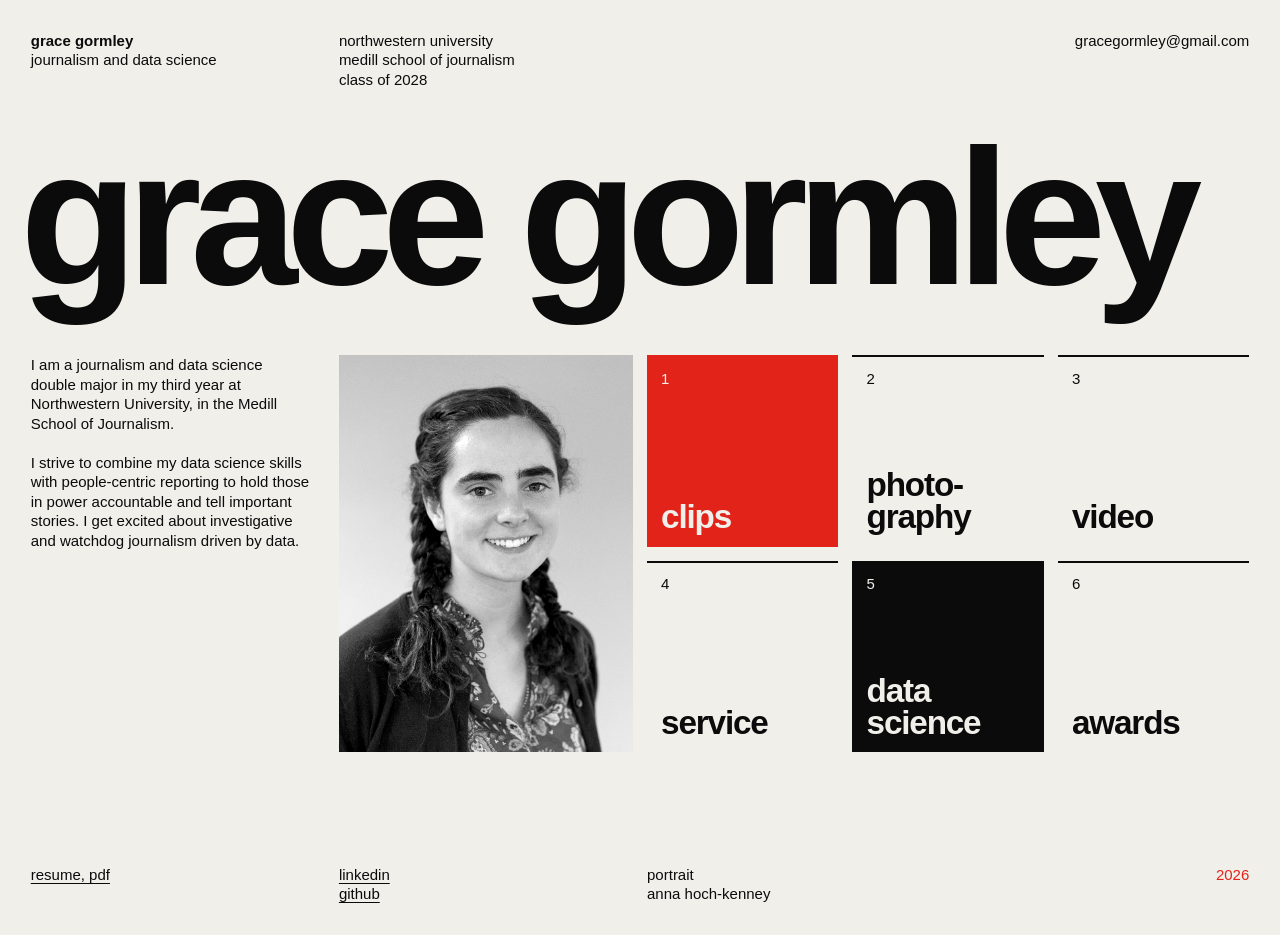
<file: index.html>
<!DOCTYPE html>
<html lang="en">
<head>
  <meta charset="UTF-8">
  <meta name="viewport" content="width=device-width, initial-scale=1.0">
  <title>Grace Gormley</title>
  <link rel="preconnect" href="https://fonts.googleapis.com">
  <link rel="preconnect" href="https://fonts.gstatic.com" crossorigin>
  <link href="https://fonts.googleapis.com/css2?family=Inter+Tight:wght@400;700&display=swap" rel="stylesheet">
  <link rel="icon" href="images/fish-single.png" type="image/png">
  <link rel="stylesheet" href="style.css">
  <script type="module" src="components.js"></script>
</head>
<body>

  <header class="grid home-info">
    <p><b>grace gormley</b><br>journalism and data science</p>
    <p>northwestern university<br>medill school of journalism<br>class of 2028</p>
    <p class="home-info__mail"><a href="mailto:gracegormley@gmail.com">gracegormley@gmail.com</a></p>
  </header>

  <h1 class="home-name">grace gormley</h1>

  <main class="grid home-fields">
    <div class="home-bio">
      <p>I am a journalism and data science double major in my third year at Northwestern University, in the Medill School of Journalism.</p>
      <p>I strive to combine my data science skills with people-centric reporting to hold those in power accountable and tell important stories. I get excited about investigative and watchdog journalism driven by data.</p>
    </div>

    <figure class="home-photo">
      <img src="images/headshot.jpg" alt="Grace Gormley, photojournalist and data journalism student at Northwestern Medill">
    </figure>

    <a class="field field--red" href="clips.html"><span>1</span><b>clips</b></a>
    <a class="field" href="photos.html"><span>2</span><b>photo&shy;graphy</b></a>
    <a class="field" href="video.html"><span>3</span><b>video</b></a>
    <a class="field" href="service.html"><span>4</span><b>service</b></a>
    <a class="field field--ink" href="data-science.html"><span>5</span><b>data<br>science</b></a>
    <a class="field" href="awards.html"><span>6</span><b>awards</b></a>
  </main>

  <site-footer credit="anna hoch-kenney"></site-footer>

</body>
</html>
</file>
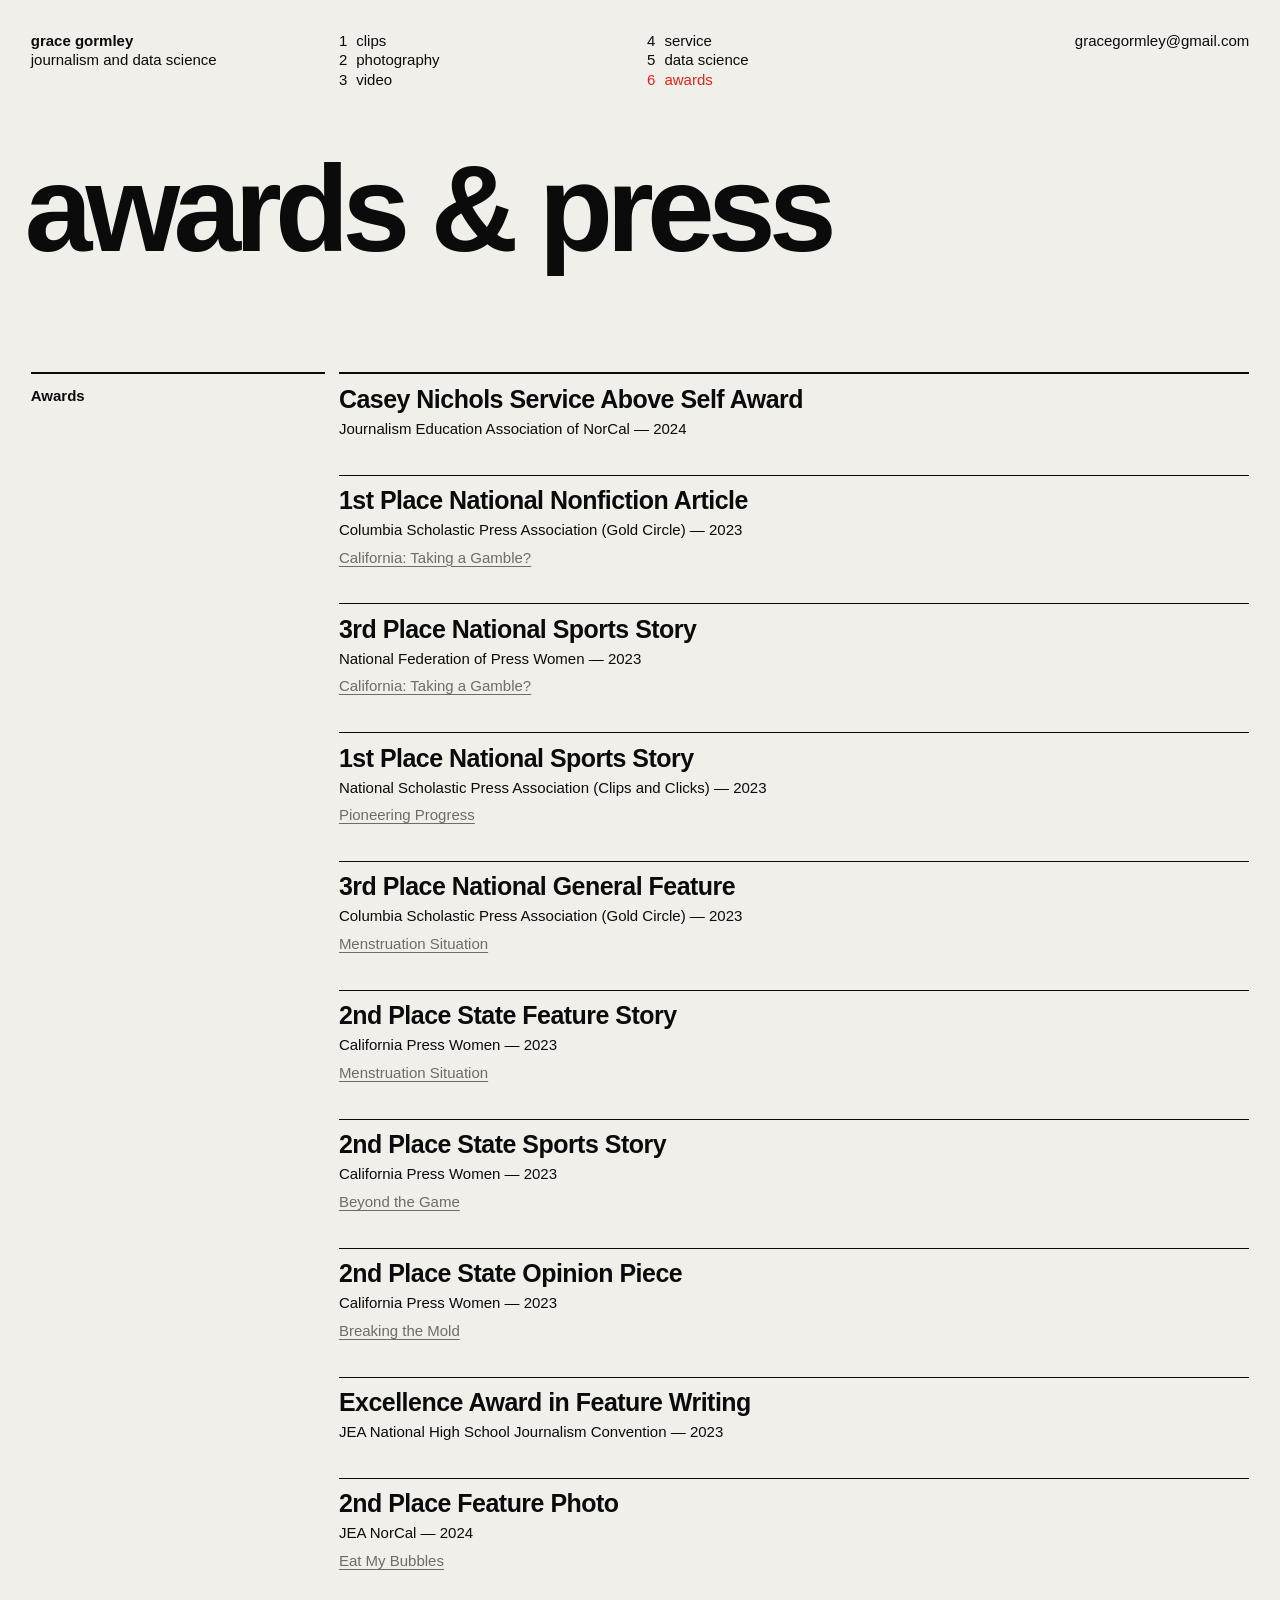
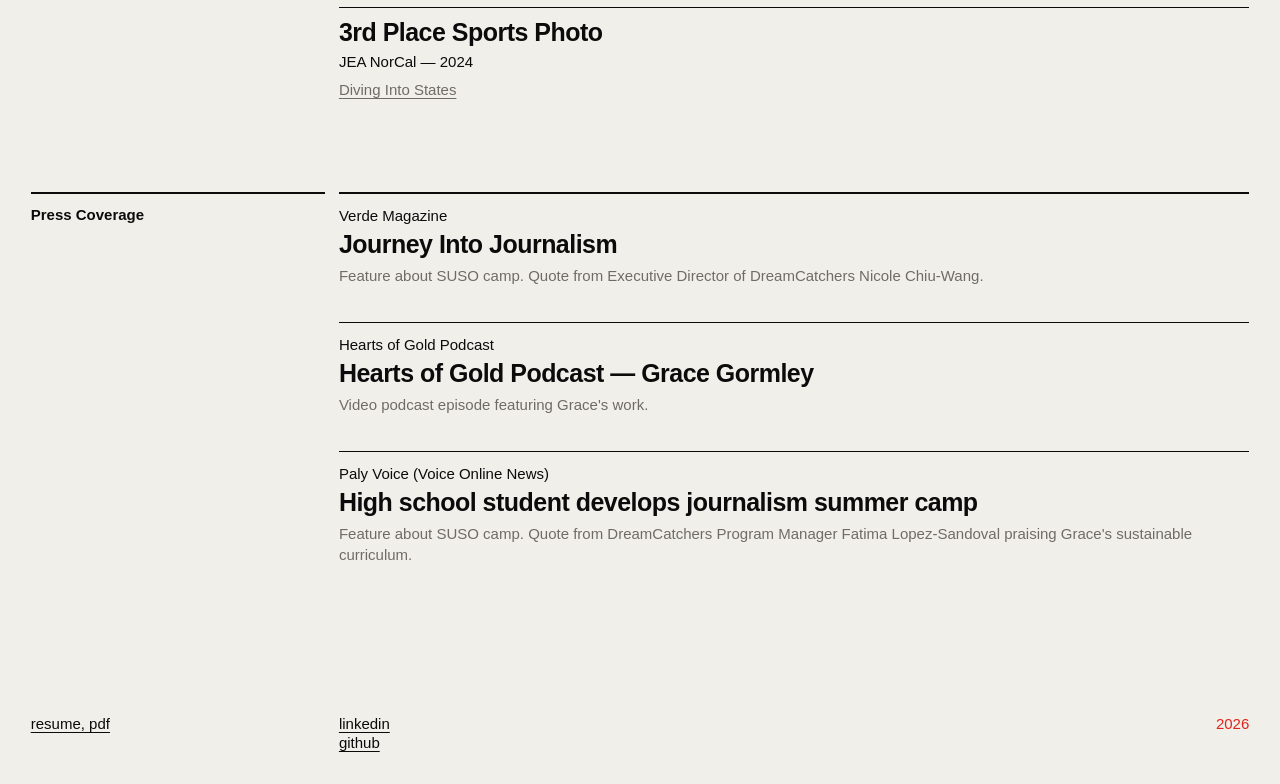
<file: awards.html>
<!DOCTYPE html>
<html lang="en">
<head>
  <meta charset="UTF-8">
  <meta name="viewport" content="width=device-width, initial-scale=1.0">
  <title>Awards — Grace Gormley</title>
  <link rel="preconnect" href="https://fonts.googleapis.com">
  <link rel="preconnect" href="https://fonts.gstatic.com" crossorigin>
  <link href="https://fonts.googleapis.com/css2?family=Inter+Tight:wght@400;700&display=swap" rel="stylesheet">
  <link rel="icon" href="images/fish-single.png" type="image/png">
  <link rel="stylesheet" href="style.css">
  <script type="module" src="components.js"></script>
</head>
<body>
  <site-nav></site-nav>
  <main class="page-content">
    <h1>awards &amp; press</h1>
    <section class="awards-section">
      <h2 class="section-heading">Awards</h2>
      <div id="awards-list">
        <p>Loading...</p>
      </div>
    </section>
    <section class="press-section">
      <h2 class="section-heading">Press Coverage</h2>
      <div id="press-list">
        <p>Loading...</p>
      </div>
    </section>
  </main>
  <site-footer></site-footer>
  <script>
    fetch('./data.json')
      .then(r => r.json())
      .then(data => {
        // Awards section
        const awardsContainer = document.getElementById('awards-list');
        awardsContainer.innerHTML = data.awards.map(a => {
          const href = a.url || a.pdf_fallback;
          const articleLine = a.article_title
            ? `<p class="award-piece">${
                href
                  ? `<a href="${href}" target="_blank" rel="noopener">${a.article_title}</a>`
                  : a.article_title
              }</p>`
            : '';
          return `
            <div class="award-entry">
              <h3 class="award-name">${a.name}</h3>
              <p class="award-org">${a.organization} &mdash; ${a.year}</p>
              ${articleLine}
            </div>
          `;
        }).join('');

        // Press coverage section
        const pressContainer = document.getElementById('press-list');
        pressContainer.innerHTML = data.press_coverage.map(item => `
          <div class="press-item">
            <p class="press-outlet">${item.outlet}</p>
            <h3 class="press-title">
              <a href="${item.url}" target="_blank" rel="noopener">${item.title}</a>
            </h3>
            <p class="press-desc">${item.description}</p>
          </div>
        `).join('');
      })
      .catch(() => {
        document.getElementById('awards-list').innerHTML =
          '<p>Unable to load awards. Please try again.</p>';
        document.getElementById('press-list').innerHTML =
          '<p>Unable to load press coverage. Please try again.</p>';
      });
  </script>
</body>
</html>
</file>
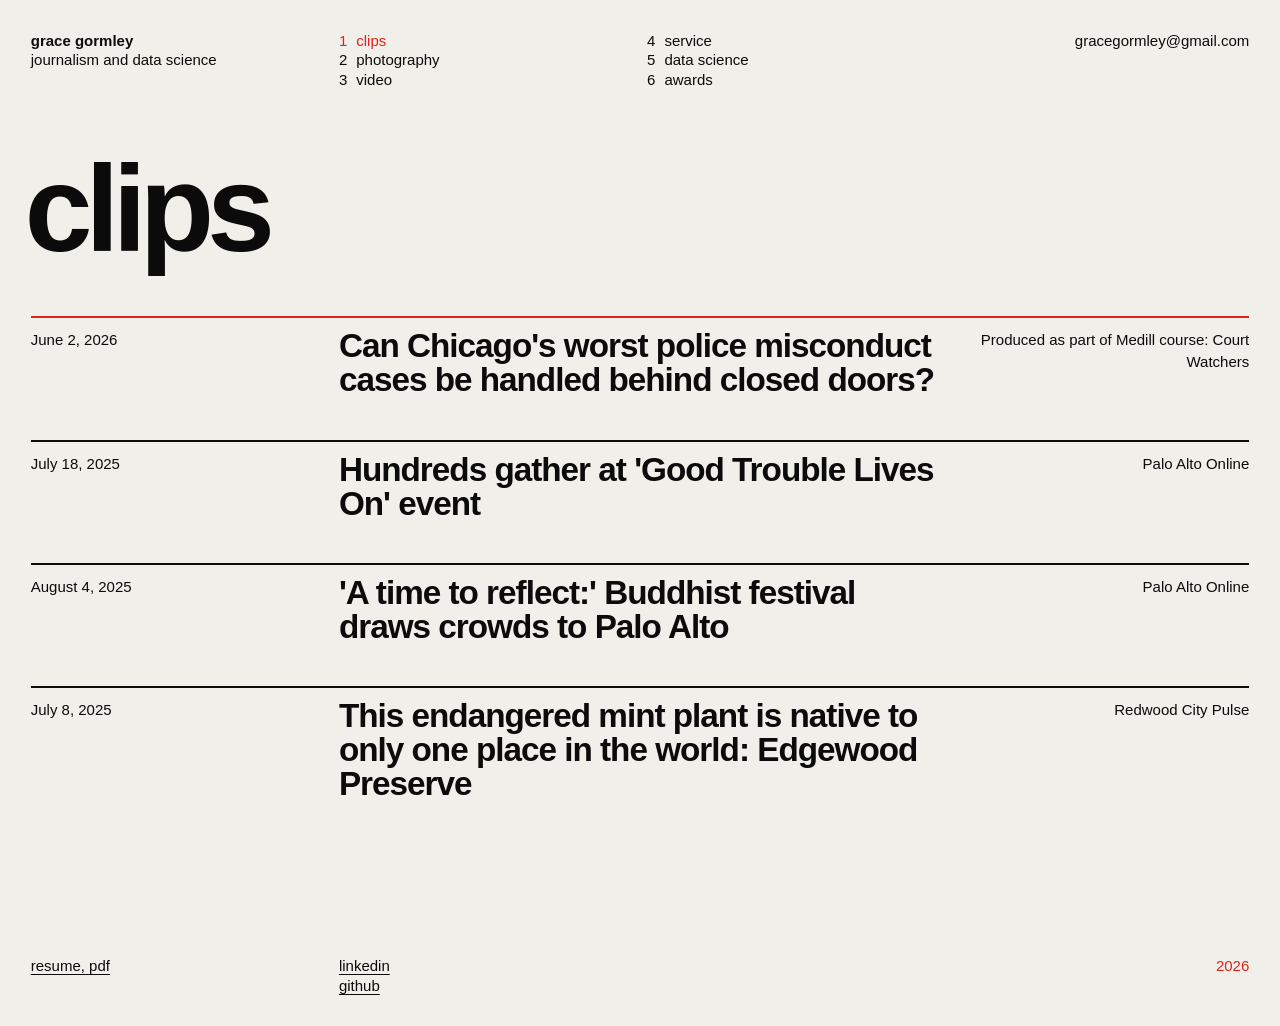
<file: clips.html>
<!DOCTYPE html>
<html lang="en">
<head>
  <meta charset="UTF-8">
  <meta name="viewport" content="width=device-width, initial-scale=1.0">
  <title>Clips — Grace Gormley</title>
  <link rel="preconnect" href="https://fonts.googleapis.com">
  <link rel="preconnect" href="https://fonts.gstatic.com" crossorigin>
  <link href="https://fonts.googleapis.com/css2?family=Inter+Tight:wght@400;700&display=swap" rel="stylesheet">
  <link rel="icon" href="images/fish-single.png" type="image/png">
  <link rel="stylesheet" href="style.css">
  <script type="module" src="components.js"></script>
</head>
<body>
  <site-nav></site-nav>
  <main class="page-content">
    <h1>clips</h1>
    <div id="clips-list">
      <p>Loading...</p>
    </div>
  </main>
  <site-footer></site-footer>
  <script>
    fetch('./data.json')
      .then(r => r.json())
      .then(data => {
        const container = document.getElementById('clips-list');
        if (!data.clips || data.clips.length === 0) {
          container.innerHTML = '<p>No clips available.</p>';
          return;
        }
        container.innerHTML = '<div class="clips-list">' + data.clips.map(clip => `
          <article class="clip-card">
            <h2 class="clip-title">
              <a href="${clip.url}" target="_blank" rel="noopener">${clip.title}</a>
            </h2>
            <p class="clip-meta">
              <span class="clip-publication">${clip.publication}</span>
              <span class="clip-sep">&mdash;</span>
              <span class="clip-date">${formatDate(clip.date)}</span>
            </p>
          </article>
        `).join('') + '</div>';
      })
      .catch(() => {
        document.getElementById('clips-list').innerHTML =
          '<p>Unable to load clips. Please try again.</p>';
      });

    function formatDate(iso) {
      return new Date(iso + 'T00:00:00').toLocaleDateString('en-US', {
        year: 'numeric', month: 'long', day: 'numeric'
      });
    }
  </script>
</body>
</html>
</file>
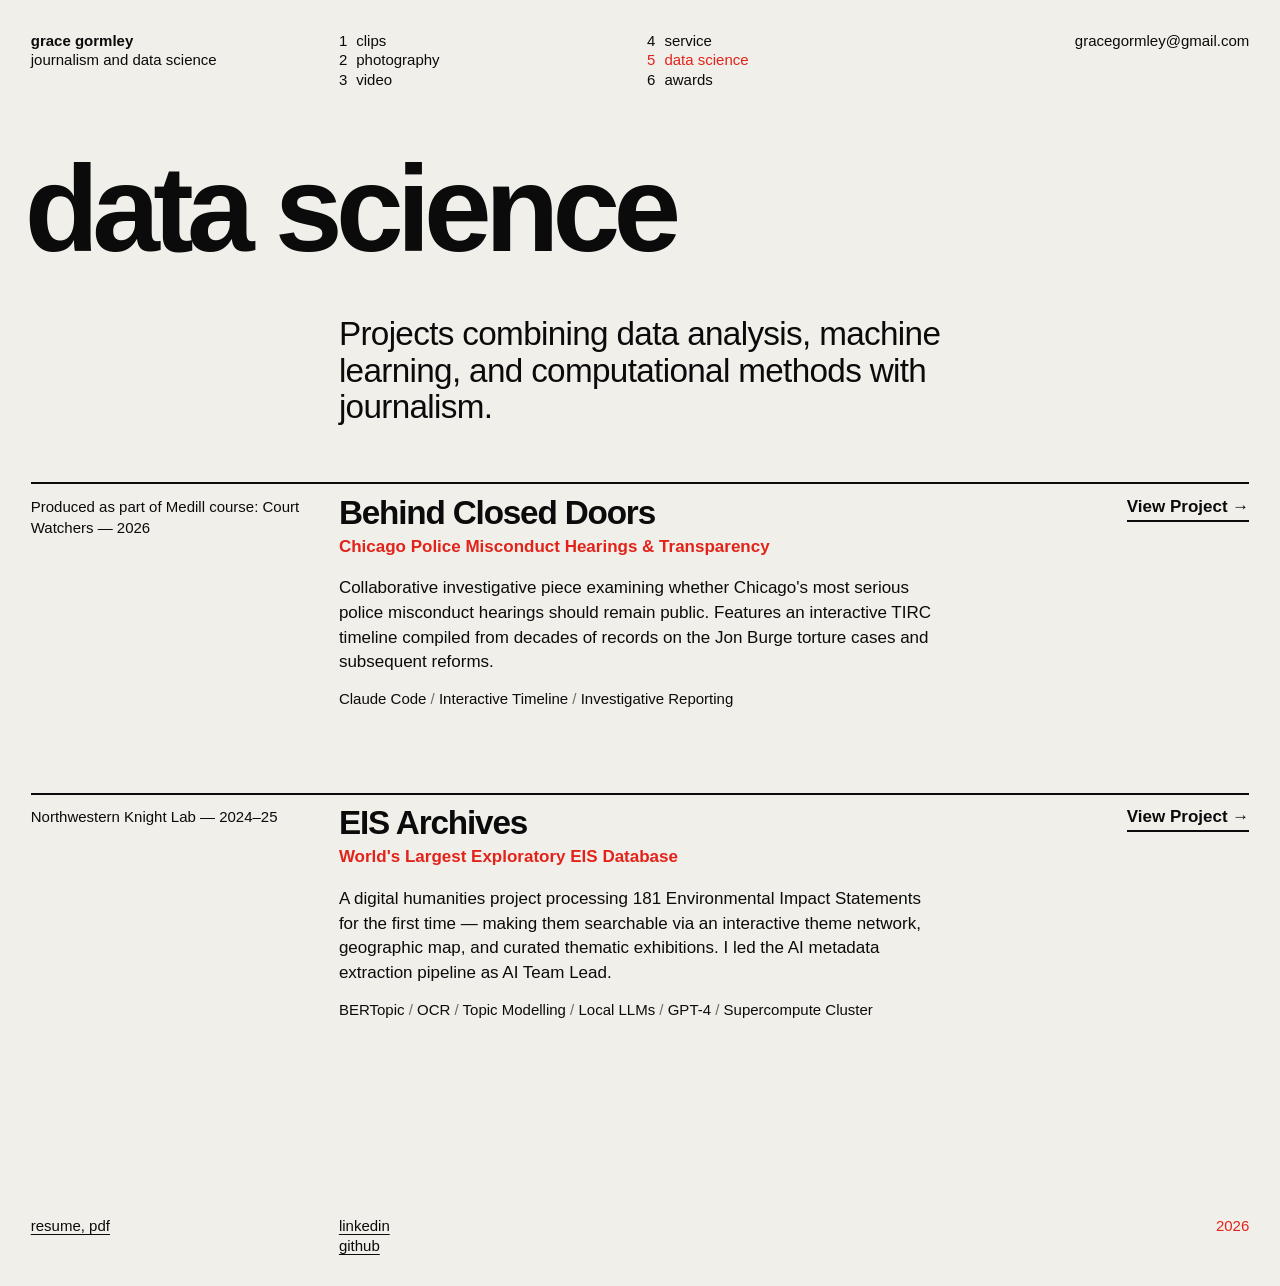
<file: data-science.html>
<!DOCTYPE html>
<html lang="en">
<head>
  <meta charset="UTF-8">
  <meta name="viewport" content="width=device-width, initial-scale=1.0">
  <title>Data Science — Grace Gormley</title>
  <link rel="preconnect" href="https://fonts.googleapis.com">
  <link rel="preconnect" href="https://fonts.gstatic.com" crossorigin>
  <link href="https://fonts.googleapis.com/css2?family=Inter+Tight:wght@400;700&display=swap" rel="stylesheet">
  <link rel="icon" href="images/fish-single.png" type="image/png">
  <link rel="stylesheet" href="style.css">
  <script type="module" src="components.js"></script>
</head>
<body>
  <site-nav></site-nav>
  <main class="hub-page">
    <h1>data science</h1>
    <p class="hub-intro">Projects combining data analysis, machine learning, and computational methods with journalism.</p>

    <div class="project-cards">

      <div class="project-card">
        <p class="project-card__eyebrow">Produced as part of Medill course: Court Watchers &mdash; 2026</p>
        <h2 class="project-card__title">Behind Closed Doors</h2>
        <p class="project-card__subtitle">Chicago Police Misconduct Hearings &amp; Transparency</p>
        <p class="project-card__desc">Collaborative investigative piece examining whether Chicago's most serious police misconduct hearings should remain public. Features an interactive TIRC timeline compiled from decades of records on the Jon Burge torture cases and subsequent reforms.</p>
        <div class="project-card__tags tool-tags">
          <span class="tool-tag">Claude Code</span>
          <span class="tool-tag">Interactive Timeline</span>
          <span class="tool-tag">Investigative Reporting</span>
        </div>
        <a href="https://gracegormley-gkg.github.io/court_watchers_final/" target="_blank" rel="noopener" class="project-card__link">View Project &rarr;</a>
      </div>

      <div class="project-card">
        <p class="project-card__eyebrow">Northwestern Knight Lab &mdash; 2024&ndash;25</p>
        <h2 class="project-card__title">EIS Archives</h2>
        <p class="project-card__subtitle">World's Largest Exploratory EIS Database</p>
        <p class="project-card__desc">A digital humanities project processing 181 Environmental Impact Statements for the first time — making them searchable via an interactive theme network, geographic map, and curated thematic exhibitions. I led the AI metadata extraction pipeline as AI Team Lead.</p>
        <div class="project-card__tags tool-tags">
          <span class="tool-tag">BERTopic</span>
          <span class="tool-tag">OCR</span>
          <span class="tool-tag">Topic Modelling</span>
          <span class="tool-tag">Local LLMs</span>
          <span class="tool-tag">GPT-4</span>
          <span class="tool-tag">Supercompute Cluster</span>
        </div>
        <a href="knight-lab.html" class="project-card__link">View Project &rarr;</a>
      </div>

    </div>
  </main>
  <site-footer></site-footer>
</body>
</html>
</file>
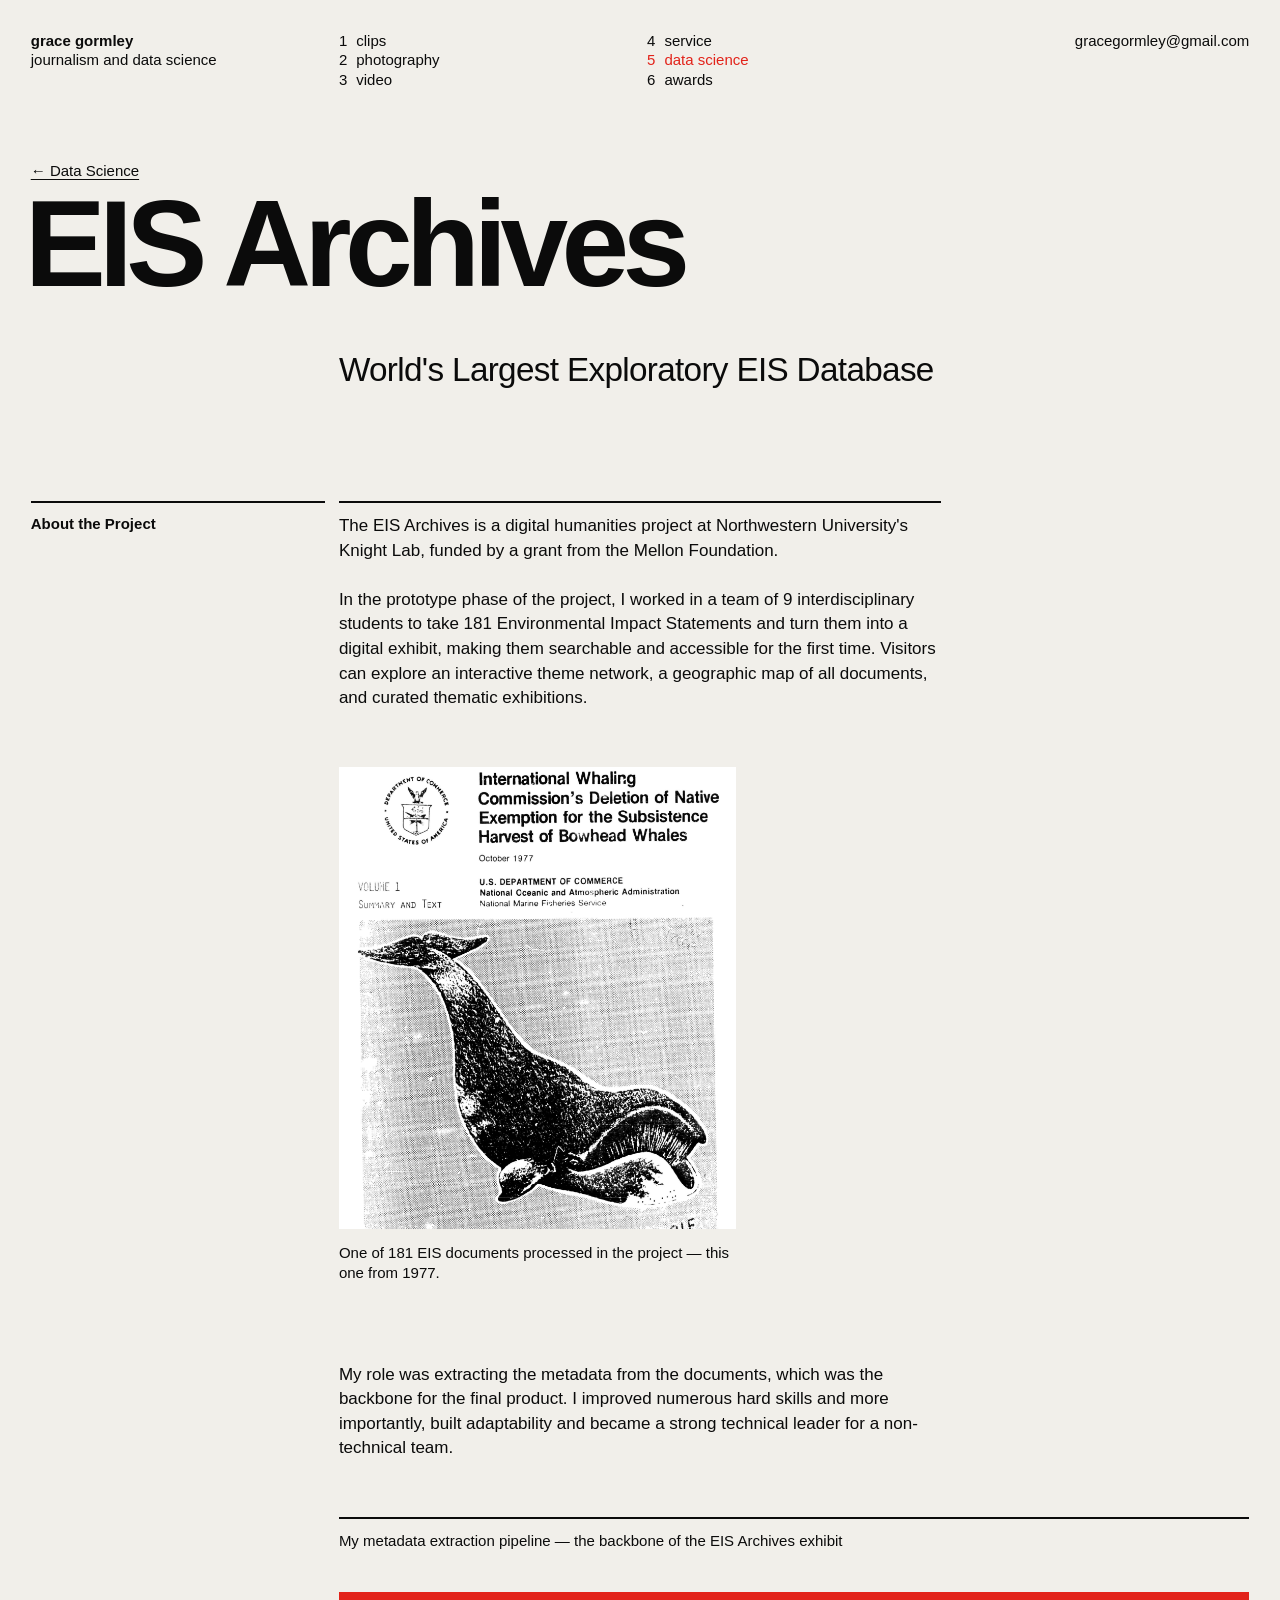
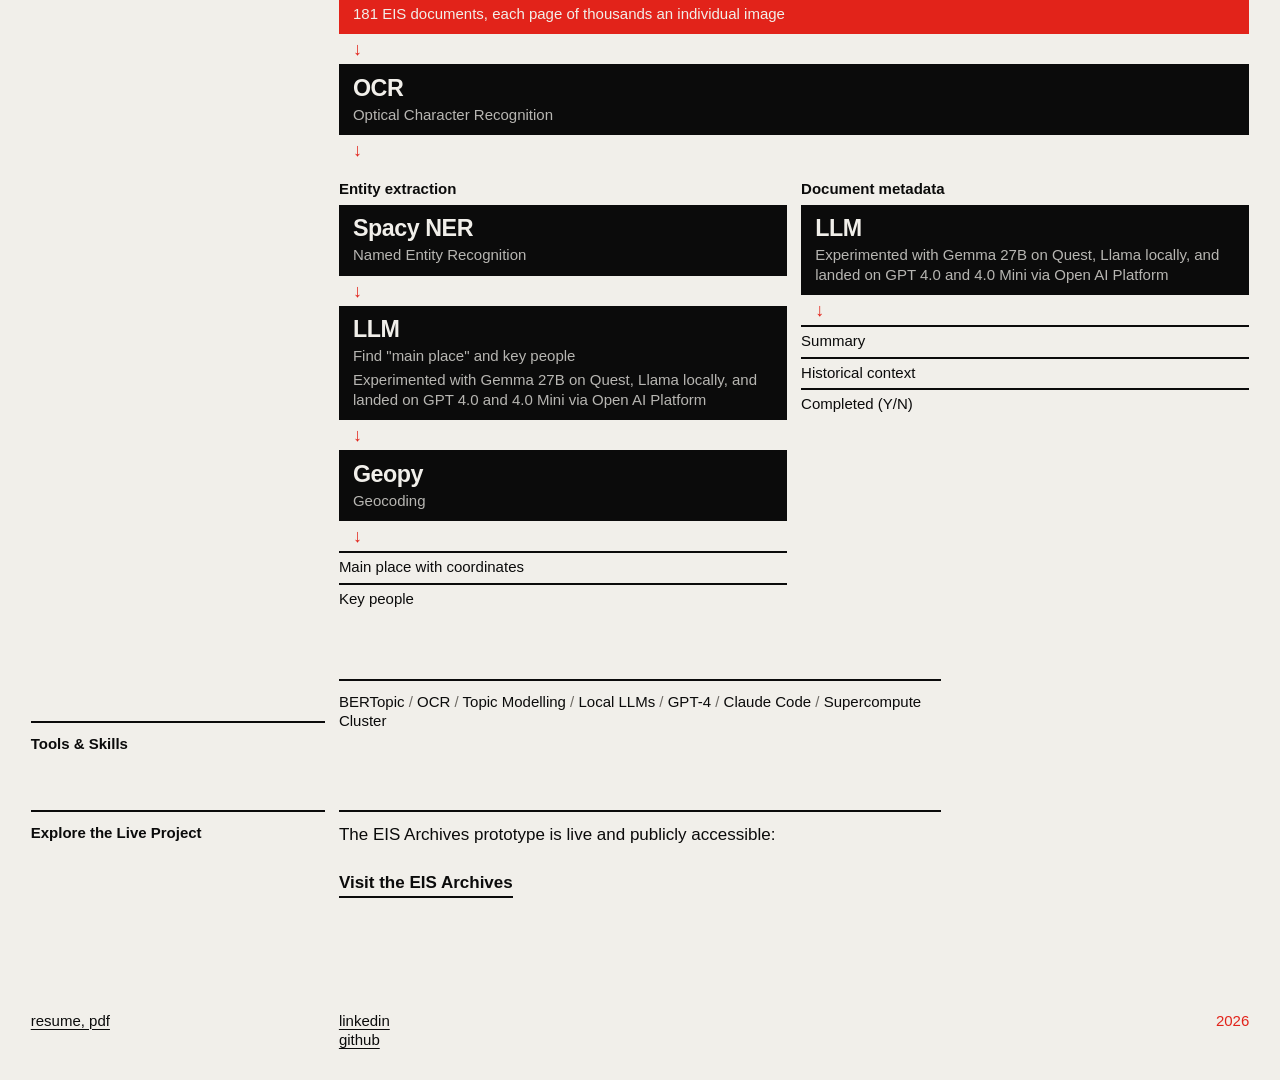
<file: knight-lab.html>
<!DOCTYPE html>
<html lang="en">
<head>
  <meta charset="UTF-8">
  <meta name="viewport" content="width=device-width, initial-scale=1.0">
  <title>Knight Lab — Grace Gormley</title>
  <link rel="preconnect" href="https://fonts.googleapis.com">
  <link rel="preconnect" href="https://fonts.gstatic.com" crossorigin>
  <link href="https://fonts.googleapis.com/css2?family=Inter+Tight:wght@400;700&display=swap" rel="stylesheet">
  <link rel="icon" href="images/fish-single.png" type="image/png">
  <link rel="stylesheet" href="style.css">
  <script type="module" src="components.js"></script>
</head>
<body>
  <site-nav></site-nav>
  <main class="page-content">
    <p class="breadcrumb"><a href="data-science.html">&larr; Data Science</a></p>
    <h1>EIS Archives</h1>
    <p class="about-tagline">World's Largest Exploratory EIS Database</p>

    <h2 class="section-heading">About the Project</h2>
    <p>The EIS Archives is a digital humanities project at Northwestern University's Knight Lab, funded by a grant from the Mellon Foundation.</p>
    <p style="margin-top: var(--space-6);">In the prototype phase of the project, I worked in a team of 9 interdisciplinary students to take 181 Environmental Impact Statements and turn them into a digital exhibit, making them searchable and accessible for the first time. Visitors can explore an interactive theme network, a geographic map of all documents, and curated thematic exhibitions.</p>

    <figure class="eis-doc-figure">
      <img src="images/eis-document-cover.png" alt="Cover page of a 1977 Environmental Impact Statement on the International Whaling Commission's deletion of native exemption for bowhead whale harvest — one of 181 documents in the EIS Archives." loading="lazy">
      <figcaption>One of 181 EIS documents processed in the project — this one from 1977.</figcaption>
    </figure>

    <p style="margin-top: var(--space-6);">My role was extracting the metadata from the documents, which was the backbone for the final product. I improved numerous hard skills and more importantly, built adaptability and became a strong technical leader for a non-technical team.</p>
    <figure class="pipeline-figure">
      <figcaption class="pipeline-caption">My metadata extraction pipeline — the backbone of the EIS Archives exhibit</figcaption>
      <div class="pipeline-shared">
        <div class="pipeline-node pipeline-node--input">181 EIS documents, each page of thousands an individual image</div>
        <div class="pipeline-arrow">↓</div>
        <div class="pipeline-node">
          <strong>OCR</strong>
          <span>Optical Character Recognition</span>
        </div>
        <div class="pipeline-arrow">↓</div>
      </div>
      <div class="pipeline-split">
        <div class="pipeline-track">
          <div class="pipeline-track-label">Entity extraction</div>
          <div class="pipeline-node">
            <strong>Spacy NER</strong>
            <span>Named Entity Recognition</span>
          </div>
          <div class="pipeline-arrow">↓</div>
          <div class="pipeline-node">
            <strong>LLM</strong>
            <span>Find "main place" and key people</span>
            <span>Experimented with Gemma 27B on Quest, Llama locally, and landed on GPT 4.0 and 4.0 Mini via Open AI Platform</span>
          </div>
          <div class="pipeline-arrow">↓</div>
          <div class="pipeline-node">
            <strong>Geopy</strong>
            <span>Geocoding</span>
          </div>
          <div class="pipeline-arrow">↓</div>
          <div class="pipeline-outputs">
            <div class="pipeline-output">Main place with coordinates</div>
            <div class="pipeline-output">Key people</div>
          </div>
        </div>
        <div class="pipeline-track">
          <div class="pipeline-track-label">Document metadata</div>
          <div class="pipeline-node">
            <strong>LLM</strong>
            <span>Experimented with Gemma 27B on Quest, Llama locally, and landed on GPT 4.0 and 4.0 Mini via Open AI Platform</span>
          </div>
          <div class="pipeline-arrow">↓</div>
          <div class="pipeline-outputs">
            <div class="pipeline-output">Summary</div>
            <div class="pipeline-output">Historical context</div>
            <div class="pipeline-output">Completed (Y/N)</div>
          </div>
        </div>
      </div>
    </figure>

    <h2 class="section-heading">Tools &amp; Skills</h2>
    <div class="tool-tags">
      <span class="tool-tag">BERTopic</span>
      <span class="tool-tag">OCR</span>
      <span class="tool-tag">Topic Modelling</span>
      <span class="tool-tag">Local LLMs</span>
      <span class="tool-tag">GPT-4</span>
      <span class="tool-tag">Claude Code</span>
      <span class="tool-tag">Supercompute Cluster</span>
    </div>

    <h2 class="section-heading">Explore the Live Project</h2>
    <p>The EIS Archives prototype is live and publicly accessible:</p>
    <a href="https://nulib-ds.github.io/EIS-Final/" target="_blank" rel="noopener" class="btn-download" style="margin-top: var(--space-6);">Visit the EIS Archives</a>
  </main>
  <site-footer></site-footer>
</body>
</html>
</file>
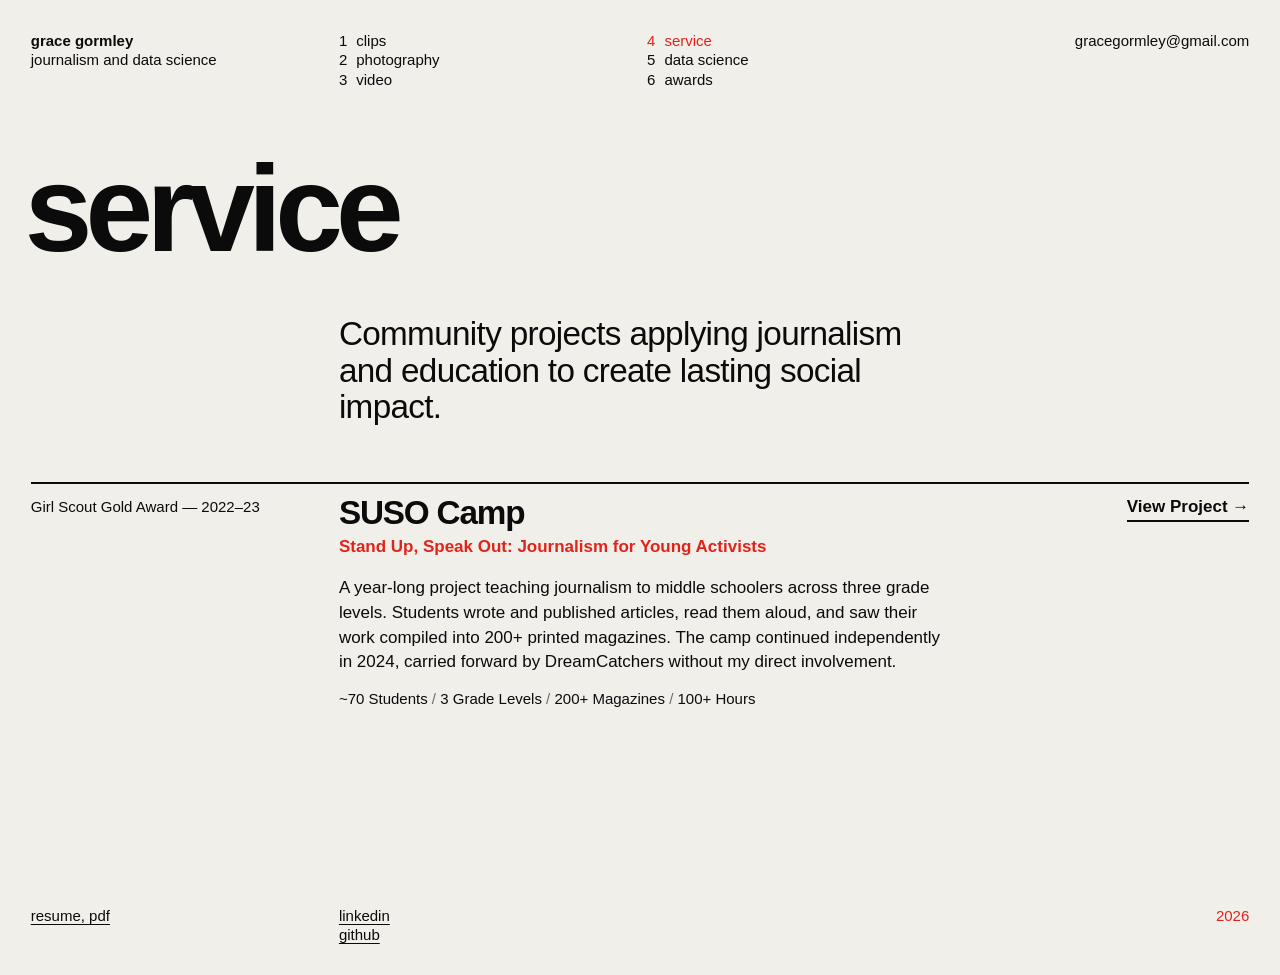
<file: service.html>
<!DOCTYPE html>
<html lang="en">
<head>
  <meta charset="UTF-8">
  <meta name="viewport" content="width=device-width, initial-scale=1.0">
  <title>Service — Grace Gormley</title>
  <link rel="preconnect" href="https://fonts.googleapis.com">
  <link rel="preconnect" href="https://fonts.gstatic.com" crossorigin>
  <link href="https://fonts.googleapis.com/css2?family=Inter+Tight:wght@400;700&display=swap" rel="stylesheet">
  <link rel="icon" href="images/fish-single.png" type="image/png">
  <link rel="stylesheet" href="style.css">
  <script type="module" src="components.js"></script>
</head>
<body>
  <site-nav></site-nav>
  <main class="hub-page">
    <h1>service</h1>
    <p class="hub-intro">Community projects applying journalism and education to create lasting social impact.</p>

    <div class="project-cards">

      <div class="project-card">
        <p class="project-card__eyebrow">Girl Scout Gold Award &mdash; 2022&ndash;23</p>
        <h2 class="project-card__title">SUSO Camp</h2>
        <p class="project-card__subtitle">Stand Up, Speak Out: Journalism for Young Activists</p>
        <p class="project-card__desc">A year-long project teaching journalism to middle schoolers across three grade levels. Students wrote and published articles, read them aloud, and saw their work compiled into 200+ printed magazines. The camp continued independently in 2024, carried forward by DreamCatchers without my direct involvement.</p>
        <div class="project-card__tags tool-tags">
          <span class="tool-tag">~70 Students</span>
          <span class="tool-tag">3 Grade Levels</span>
          <span class="tool-tag">200+ Magazines</span>
          <span class="tool-tag">100+ Hours</span>
        </div>
        <a href="suso-camp.html" class="project-card__link">View Project &rarr;</a>
      </div>

    </div>
  </main>
  <site-footer></site-footer>
</body>
</html>
</file>
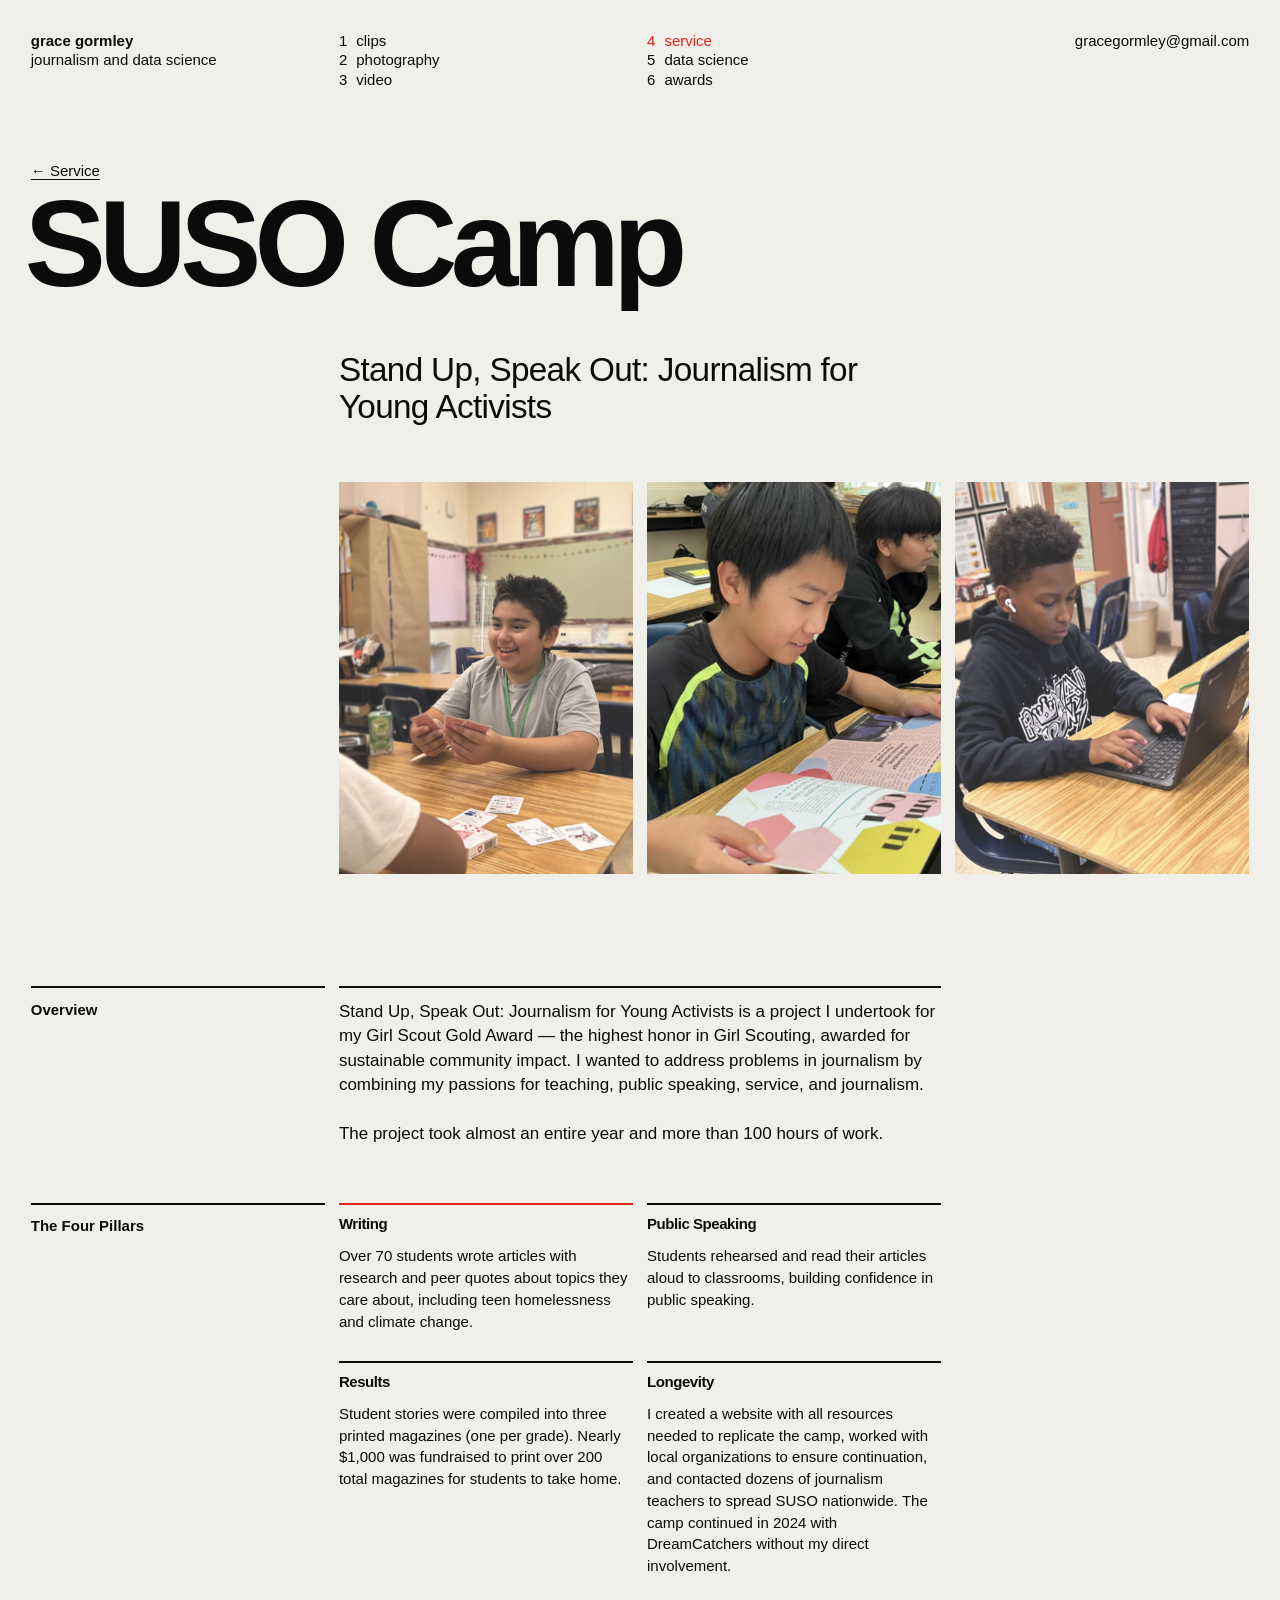
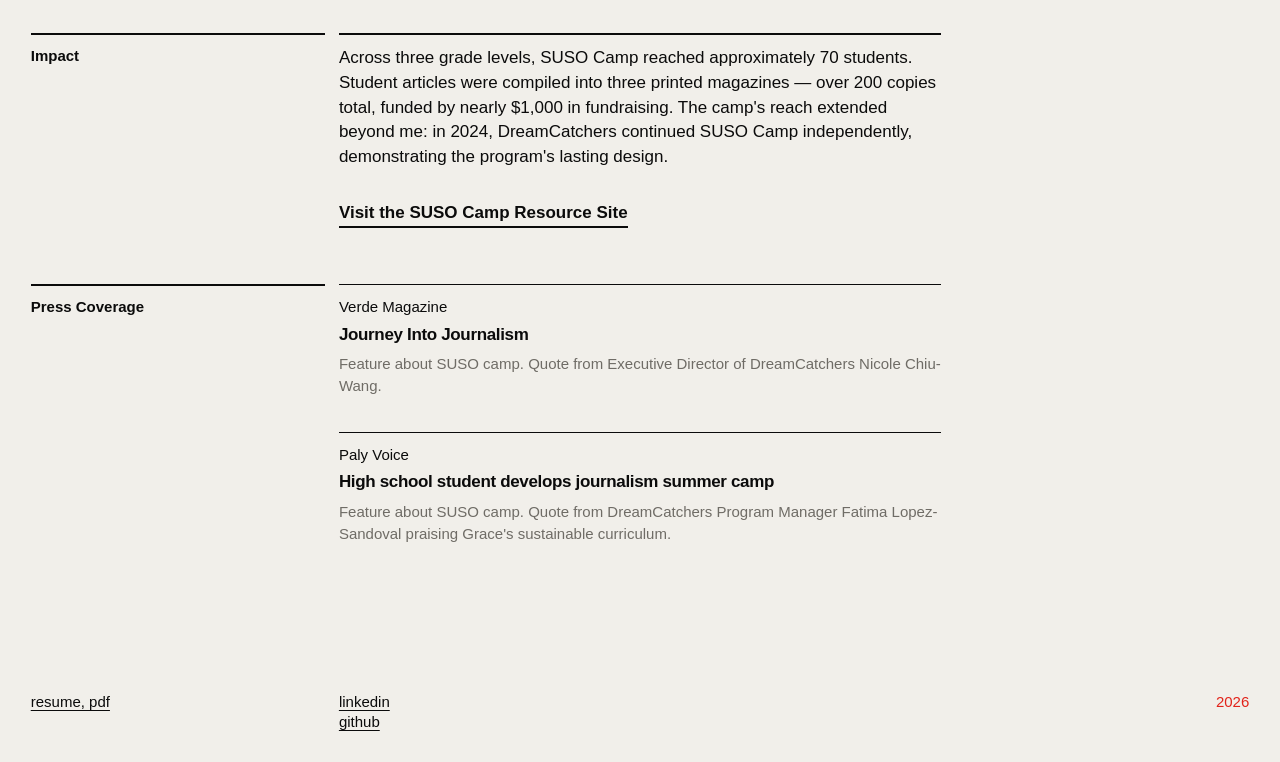
<file: suso-camp.html>
<!DOCTYPE html>
<html lang="en">
<head>
  <meta charset="UTF-8">
  <meta name="viewport" content="width=device-width, initial-scale=1.0">
  <title>SUSO Camp — Grace Gormley</title>
  <link rel="preconnect" href="https://fonts.googleapis.com">
  <link rel="preconnect" href="https://fonts.gstatic.com" crossorigin>
  <link href="https://fonts.googleapis.com/css2?family=Inter+Tight:wght@400;700&display=swap" rel="stylesheet">
  <link rel="icon" href="images/fish-single.png" type="image/png">
  <link rel="stylesheet" href="style.css">
  <script type="module" src="components.js"></script>
</head>
<body>
  <site-nav></site-nav>
  <main class="page-content">
    <p class="breadcrumb"><a href="service.html">&larr; Service</a></p>
    <h1>SUSO Camp</h1>
    <p class="about-tagline">Stand Up, Speak Out: Journalism for Young Activists</p>

    <div class="suso-photo-strip">
      <img src="images/suso-classroom-1.png" alt="A student laughs while participating in a SUSO Camp journalism activity." loading="lazy">
      <img src="images/suso-classroom-2.png" alt="A student reads a printed SUSO Camp magazine at their desk." loading="lazy">
      <img src="images/suso-classroom-3.png" alt="A student works on a laptop during a SUSO Camp writing session." loading="lazy">
    </div>

    <h2 class="section-heading">Overview</h2>
    <p>Stand Up, Speak Out: Journalism for Young Activists is a project I undertook for my Girl Scout Gold Award — the highest honor in Girl Scouting, awarded for sustainable community impact. I wanted to address problems in journalism by combining my passions for teaching, public speaking, service, and journalism.</p>
    <p style="margin-top: var(--space-6);">The project took almost an entire year and more than 100 hours of work.</p>

    <h2 class="section-heading">The Four Pillars</h2>
    <div class="pillars-list">
      <div class="pillar-card">
        <p class="pillar-name">Writing</p>
        <p>Over 70 students wrote articles with research and peer quotes about topics they care about, including teen homelessness and climate change.</p>
      </div>
      <div class="pillar-card">
        <p class="pillar-name">Public Speaking</p>
        <p>Students rehearsed and read their articles aloud to classrooms, building confidence in public speaking.</p>
      </div>
      <div class="pillar-card">
        <p class="pillar-name">Results</p>
        <p>Student stories were compiled into three printed magazines (one per grade). Nearly $1,000 was fundraised to print over 200 total magazines for students to take home.</p>
      </div>
      <div class="pillar-card">
        <p class="pillar-name">Longevity</p>
        <p>I created a website with all resources needed to replicate the camp, worked with local organizations to ensure continuation, and contacted dozens of journalism teachers to spread SUSO nationwide. The camp continued in 2024 with DreamCatchers without my direct involvement.</p>
      </div>
    </div>

    <h2 class="section-heading">Impact</h2>
    <p>Across three grade levels, SUSO Camp reached approximately 70 students. Student articles were compiled into three printed magazines — over 200 copies total, funded by nearly $1,000 in fundraising. The camp's reach extended beyond me: in 2024, DreamCatchers continued SUSO Camp independently, demonstrating the program's lasting design.</p>

    <a href="https://susocamp.weebly.com/" target="_blank" rel="noopener" class="btn-download" style="margin-top: var(--space-8);">Visit the SUSO Camp Resource Site</a>

    <h2 class="section-heading">Press Coverage</h2>
    <div class="press-item">
      <p class="press-outlet">Verde Magazine</p>
      <p class="press-title"><a href="https://verdemagazine.com/journey-into-journalism" target="_blank" rel="noopener">Journey Into Journalism</a></p>
      <p class="press-desc">Feature about SUSO camp. Quote from Executive Director of DreamCatchers Nicole Chiu-Wang.</p>
    </div>
    <div class="press-item">
      <p class="press-outlet">Paly Voice</p>
      <p class="press-title"><a href="https://palyvoice.com/173161/features/high-school-student-develops-journalism-summer-camp/" target="_blank" rel="noopener">High school student develops journalism summer camp</a></p>
      <p class="press-desc">Feature about SUSO camp. Quote from DreamCatchers Program Manager Fatima Lopez-Sandoval praising Grace's sustainable curriculum.</p>
    </div>
  </main>
  <site-footer></site-footer>
</body>
</html>
</file>
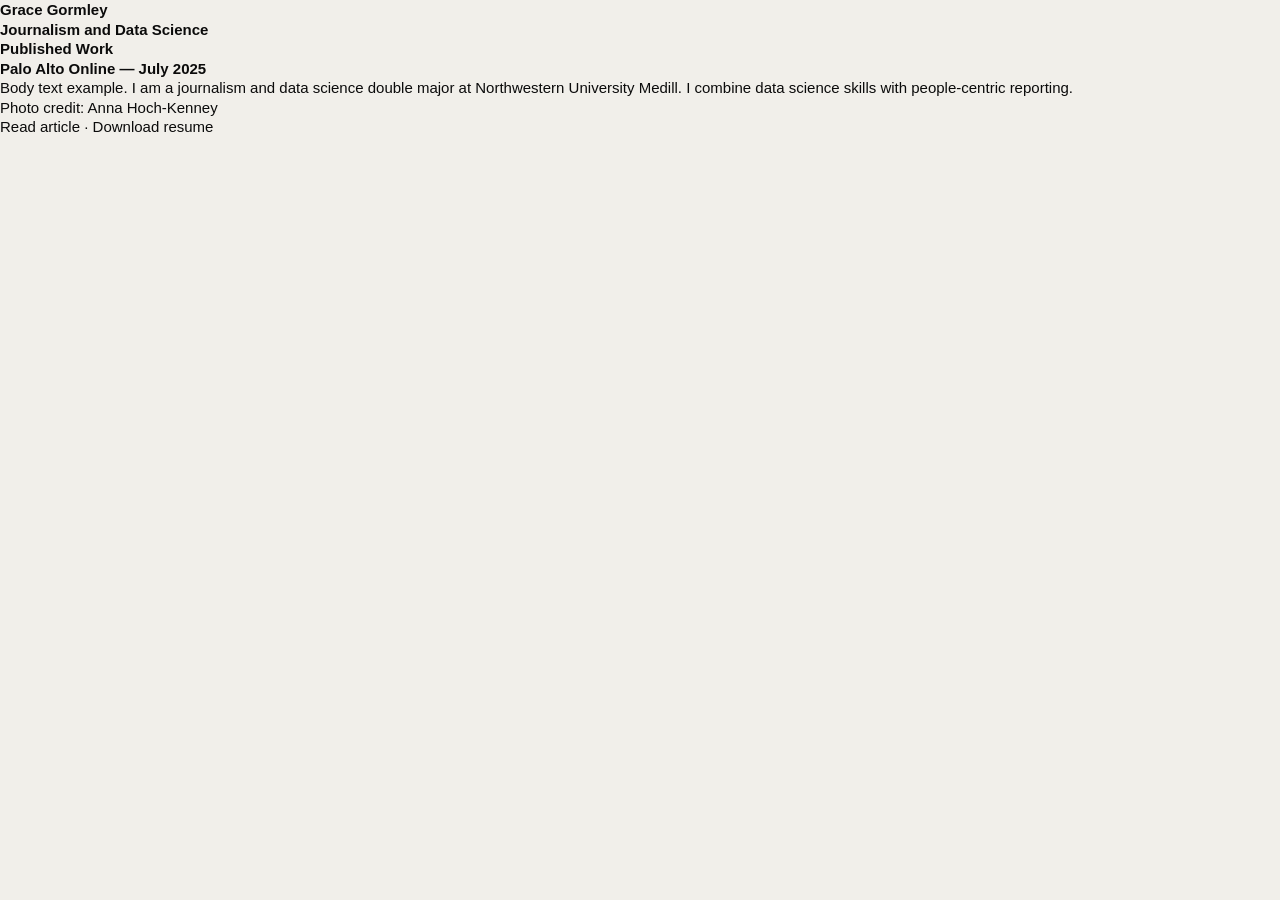
<file: test.html>
<!DOCTYPE html>
<html lang="en">
<head>
  <meta charset="UTF-8">
  <meta name="viewport" content="width=device-width, initial-scale=1.0">
  <title>Design System Test — Grace Gormley Portfolio</title>
  <link rel="preconnect" href="https://fonts.googleapis.com">
  <link rel="preconnect" href="https://fonts.gstatic.com" crossorigin>
  <link href="https://fonts.googleapis.com/css2?family=Newsreader:ital,opsz,wght@0,6..72,300..800;1,6..72,300..800&family=Inter:opsz,wght@14..32,400;14..32,500;14..32,600&display=swap" rel="stylesheet">
  <link rel="stylesheet" href="style.css">
  <style>
    body { padding: var(--space-16); max-width: var(--max-width-content); margin: 0 auto; }
  </style>
</head>
<body>
  <h1>Grace Gormley</h1>
  <h2>Journalism and Data Science</h2>
  <h3>Published Work</h3>
  <h4>Palo Alto Online — July 2025</h4>
  <p>Body text example. I am a journalism and data science double major at Northwestern University Medill. I combine data science skills with people-centric reporting.</p>
  <p><small style="color: var(--color-ink-muted); font-size: var(--text-sm);">Photo credit: Anna Hoch-Kenney</small></p>
  <p><a href="#">Read article</a> · <a href="#">Download resume</a></p>
</body>
</html>
</file>
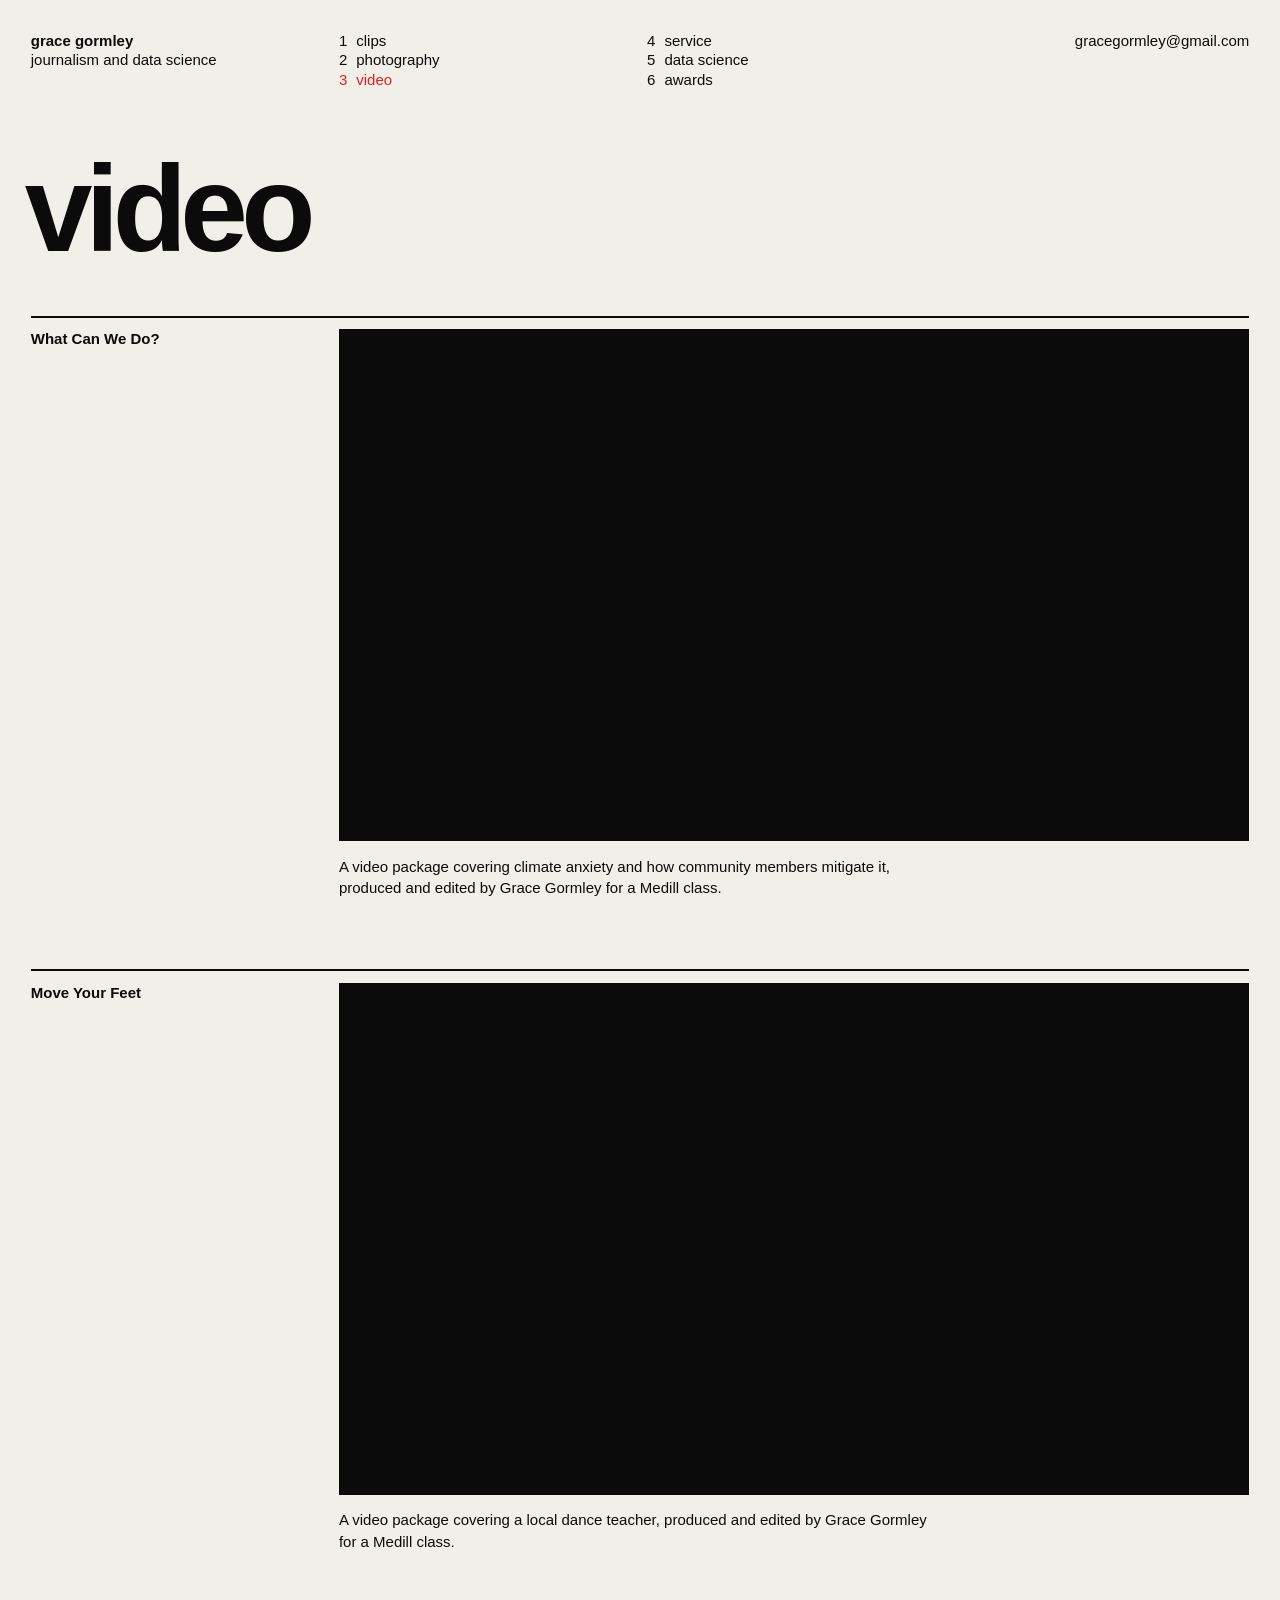
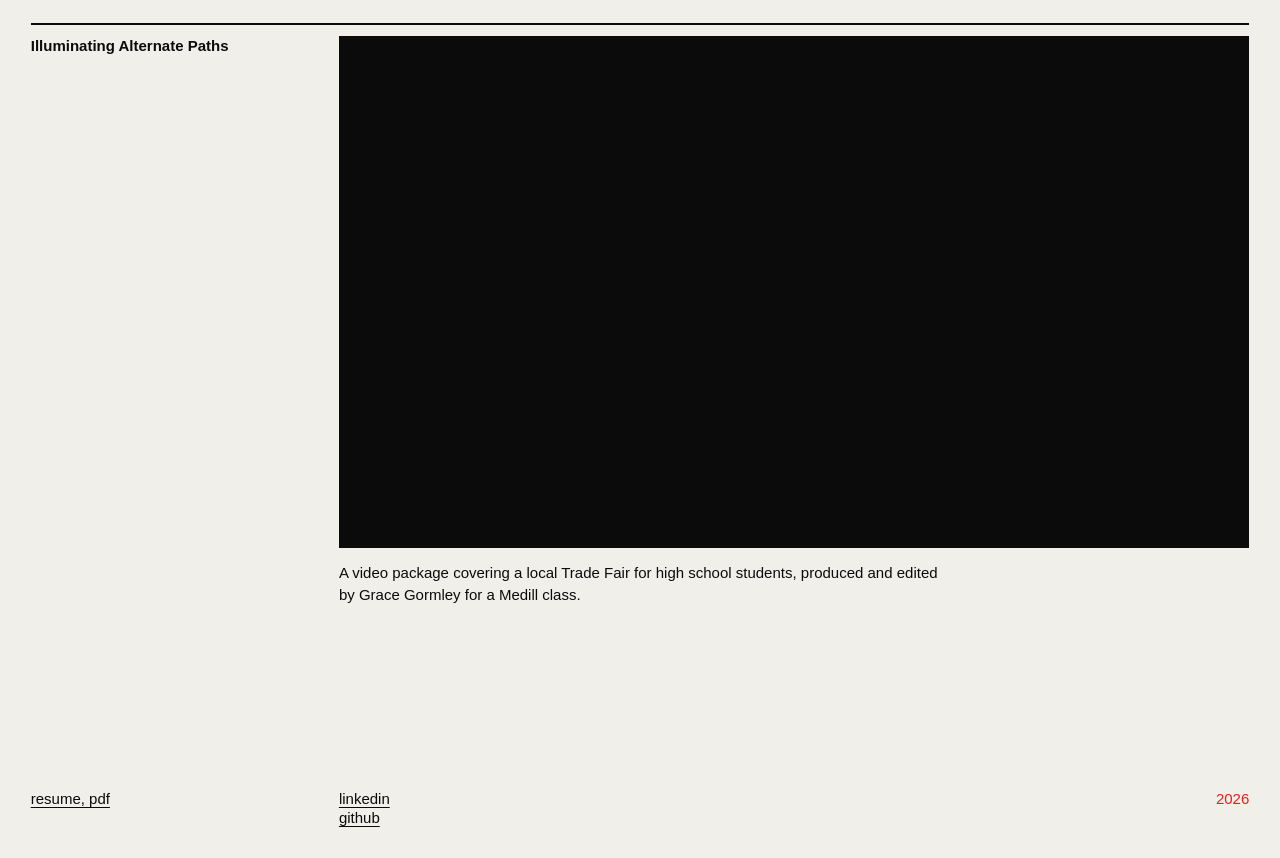
<file: video.html>
<!DOCTYPE html>
<html lang="en">
<head>
  <meta charset="UTF-8">
  <meta name="viewport" content="width=device-width, initial-scale=1.0">
  <title>Video — Grace Gormley</title>
  <link rel="preconnect" href="https://fonts.googleapis.com">
  <link rel="preconnect" href="https://fonts.gstatic.com" crossorigin>
  <link href="https://fonts.googleapis.com/css2?family=Inter+Tight:wght@400;700&display=swap" rel="stylesheet">
  <link rel="icon" href="images/fish-single.png" type="image/png">
  <link rel="stylesheet" href="style.css">
  <script type="module" src="components.js"></script>
</head>
<body>
  <site-nav></site-nav>
  <main class="page-content">
    <h1>video</h1>

    <div id="video-list"></div>
  </main>
  <site-footer></site-footer>

  <script>
function isPlaceholder(url) {
  return !url || !url.startsWith('http');
}

function toEmbedUrl(url) {
  var ytMatch = url.match(/(?:youtube\.com\/watch\?v=|youtu\.be\/)([^&?/]+)/);
  if (ytMatch) return 'https://www.youtube-nocookie.com/embed/' + ytMatch[1];
  var viMatch = url.match(/vimeo\.com\/(\d+)/);
  if (viMatch) return 'https://player.vimeo.com/video/' + viMatch[1];
  var gdMatch = url.match(/drive\.google\.com\/file\/d\/([^/]+)/);
  if (gdMatch) return 'https://drive.google.com/file/d/' + gdMatch[1] + '/preview';
  return url;
}

fetch('./data.json')
  .then(function(r) { return r.json(); })
  .then(function(data) {
    var container = document.getElementById('video-list');
    if (!data.videos || data.videos.length === 0) {
      container.innerHTML = '<p>No videos available.</p>';
      return;
    }
    container.innerHTML = data.videos.map(function(v) {
      var isReal = !isPlaceholder(v.embedUrl);
      var embedSrc = isReal ? toEmbedUrl(v.embedUrl) : '';
      return '<article class="video-item">' +
        '<h2 class="video-title">' + v.title + '</h2>' +
        (isReal
          ? '<div class="video-embed"><iframe src="' + embedSrc + '" title="' + v.title + '" allowfullscreen loading="lazy"></iframe></div>'
          : '<div class="video-placeholder" aria-label="Video coming soon"><span>Video available upon request</span></div>'
        ) +
        (v.description ? '<p class="video-desc">' + v.description + '</p>' : '') +
        '</article>';
    }).join('');
  });
  </script>
</body>
</html>
</file>
<file: style.css>
/* Grace Gormley — Swiss grid system
   One modular 12-column grid. Two weights. Black, red, paper.
   Font: Helvetica Neue where installed, Inter Tight (Google Fonts) otherwise. */

:root {
  --paper: #f1efea;
  --ink:   #0b0b0b;
  --red:   #e2231a;
  --mute:  #6f6c66;

  --m: clamp(14px, 2.4vw, 36px);    /* outer margin */
  --g: clamp(8px, 1.1vw, 16px);     /* gutter */
  --cols: 12;

  --s1: 15px;                        /* small text: header, captions, meta */
  --s2: 17px;                        /* reading text */
  --s3: clamp(22px, 2.6vw, 38px);    /* titles inside the grid */
  --s4: clamp(48px, 9.5vw, 150px);   /* page titles */

  /* legacy spacing tokens used by inline styles in page markup */
  --space-1: 4px;  --space-2: 8px;  --space-4: 16px;
  --space-6: 24px; --space-8: 32px; --space-12: 48px;
}

* { box-sizing: border-box; margin: 0; padding: 0; }

body {
  background: var(--paper);
  color: var(--ink);
  font-family: 'Helvetica Neue', Helvetica, 'Inter Tight', Arial, sans-serif;
  font-size: var(--s1);
  line-height: 1.3;
  -webkit-font-smoothing: antialiased;
  padding: var(--m);
  overflow-x: hidden;
  min-height: 100vh;
  display: flex;
  flex-direction: column;
}

main { flex: 1; }
img { display: block; max-width: 100%; }
a { color: inherit; text-decoration: none; }
b, strong { font-weight: 700; }
h1, h2, h3, h4 { font-weight: 700; font-size: inherit; }
::selection { background: var(--red); color: var(--paper); }
:focus-visible { outline: 2px solid var(--red); outline-offset: 2px; }

.grid,
.site-header,
.colophon,
.page-content,
.hub-page,
.photo-page,
.page-content > section,
.hub-page > section {
  display: grid;
  grid-template-columns: repeat(var(--cols), minmax(0, 1fr));
  column-gap: var(--g);
}

/* ================= header (inner pages) ================= */
site-nav { display: block; }

.site-header {
  row-gap: var(--g);
  padding-bottom: calc(var(--g) * 5);
}

.site-header__id { grid-column: 1 / span 3; }
.site-header__id a:hover { color: var(--red); }

.site-header nav { grid-column: 4 / span 6; }
.site-header ol {
  list-style: none;
  display: grid;
  grid-template-columns: repeat(2, minmax(0, 1fr));
  grid-template-rows: repeat(3, auto);
  grid-auto-flow: column;
  column-gap: var(--g);
}
.site-header li a { display: inline-flex; gap: 0.6em; }
.site-header li a:hover,
.site-header li a.active { color: var(--red); }

.site-header__mail {
  grid-column: 10 / span 3;
  text-align: right;
}
.site-header__mail a:hover { color: var(--red); }

/* ================= colophon ================= */
site-footer { display: block; }

.colophon {
  row-gap: var(--g);
  margin-top: calc(var(--g) * 8);
}
.colophon > * { grid-column: span 3; }
.colophon a { text-decoration: underline; text-underline-offset: 3px; text-decoration-thickness: 1px; }
.colophon a:hover { color: var(--red); }
.colophon .red { color: var(--red); }
.colophon__year { grid-column: 10 / span 3; text-align: right; }

/* ================= home ================= */
.home-info {
  row-gap: var(--g);
  padding-bottom: calc(var(--g) * 4);
}
.home-info > * { grid-column: span 3; }
.home-info .home-info__mail { grid-column: 10 / span 3; text-align: right; }
.home-info a:hover { color: var(--red); }

.home-name {
  font-weight: 700;
  font-size: 15.1vw;
  line-height: 0.74;
  letter-spacing: -0.06em;
  margin-left: -0.055em;
  white-space: nowrap;
  padding-bottom: calc(0.2em + var(--g) * 2);
}

.home-fields { row-gap: var(--g); align-items: stretch; align-content: start; flex: 0 0 auto; }

.home-bio {
  grid-column: 1 / span 3;
  grid-row: 1 / span 2;
  padding-right: var(--g);
}
.home-bio p + p { margin-top: 1.3em; }

.home-photo {
  grid-column: 4 / span 3;
  grid-row: 1 / span 2;
  position: relative;
  background: var(--ink);
}
.home-photo img {
  position: absolute;
  inset: 0;
  width: 100%;
  height: 100%;
  object-fit: cover;
  object-position: 50% 20%;
  filter: grayscale(1) contrast(1.15);
}

.field {
  grid-column: span 2;
  aspect-ratio: 1;
  display: flex;
  flex-direction: column;
  justify-content: space-between;
  padding: calc(var(--g) * 0.8) var(--g) var(--g);
  border-top: 2px solid var(--ink);
}
.field b { font-size: var(--s3); line-height: 0.95; letter-spacing: -0.035em; }
.field:hover { background: var(--ink); color: var(--paper); }
.field--red { background: var(--red); color: var(--paper); border-color: var(--red); }
.field--ink { background: var(--ink); color: var(--paper); }
.field--red:hover { background: var(--ink); border-color: var(--ink); }
.field--ink:hover { background: var(--red); border-color: var(--red); }

/* ================= inner pages: the grid ================= */
.page-content,
.hub-page,
.photo-page { row-gap: 0; align-content: start; }

/* default: everything sits in the reading column (cols 4–9) */
.page-content > *,
.hub-page > *,
.page-content > section > *,
.hub-page > section > * { grid-column: 4 / span 6; }

.page-content > section,
.hub-page > section { grid-column: 1 / -1; }

.page-content p,
.hub-page p { font-size: var(--s2); line-height: 1.45; }
.page-content > p + p { margin-top: 1em; }

.page-content p:not(.press-title) a:not([class]),
.hub-page p a:not([class]) {
  text-decoration: underline;
  text-underline-offset: 3px;
  text-decoration-thickness: 1px;
}
.page-content a:not([class]):hover,
.hub-page a:not([class]):hover { color: var(--red); }
.page-content > .breadcrumb a { text-decoration: none; }

/* page title */
.page-content > h1,
.hub-page > h1,
.photo-page > h1 {
  grid-column: 1 / -1;
  font-size: var(--s4);
  line-height: 0.82;
  letter-spacing: -0.055em;
  margin-left: -0.05em;
  padding-bottom: calc(0.12em + var(--g) * 3);
}

.breadcrumb {
  grid-column: 1 / -1 !important;
  font-size: var(--s1) !important;
  margin-bottom: var(--g);
}
.breadcrumb a:hover { color: var(--red); }

/* subtitle and intro: first thing in the reading column */
.about-tagline,
.hub-intro {
  font-size: var(--s3) !important;
  line-height: 1.1 !important;
  letter-spacing: -0.02em;
  margin-bottom: calc(var(--g) * 4);
}

/* section heading sits in the left columns, beside its text */
.section-heading {
  grid-column: 1 / span 3 !important;
  font-size: var(--s1);
  padding-top: calc(var(--g) * 0.8);
  border-top: 2px solid var(--ink);
  margin-top: calc(var(--g) * 4);
}
.section-heading + * {
  margin-top: calc(var(--g) * 4);
  border-top: 2px solid var(--ink);
  padding-top: calc(var(--g) * 0.8);
}

/* links that used to be buttons */
.btn-download,
.project-card__link {
  justify-self: start;
  font-size: var(--s2);
  font-weight: 700;
  border-bottom: 2px solid var(--ink);
  padding-bottom: 2px;
  margin-top: calc(var(--g) * 2);
}
.btn-download:hover,
.project-card__link:hover { color: var(--red); border-color: var(--red); }

/* tags: plain text list separated by slashes */
.tool-tags { display: block; margin: var(--g) 0; }
.tool-tag { font-size: var(--s1); }
.tool-tag:not(:last-child)::after { content: " / "; color: var(--mute); }

/* ================= hub pages: project rows ================= */
.project-cards {
  grid-column: 1 / -1 !important;
  display: flex;
  flex-direction: column;
}

.project-card {
  display: grid;
  grid-template-columns: repeat(var(--cols), minmax(0, 1fr));
  column-gap: var(--g);
  border-top: 2px solid var(--ink);
  padding: calc(var(--g) * 0.8) 0 calc(var(--g) * 5);
}
.project-card > * { grid-column: 4 / span 6; }
.project-card__eyebrow {
  grid-column: 1 / span 3;
  grid-row: 1 / span 3;
  font-size: var(--s1) !important;
  padding-right: var(--g);
}
.project-card__title {
  font-size: var(--s3);
  line-height: 1;
  letter-spacing: -0.035em;
}
.project-card__subtitle { margin: 0.35em 0 1em; font-weight: 700; color: var(--red); }
.project-card__link { grid-column: 10 / span 3; grid-row: 1; justify-self: end; align-self: start; margin-top: 0; }

/* ================= clips ================= */
#clips-list { grid-column: 1 / -1; }

.clip-card {
  display: grid;
  grid-template-columns: repeat(var(--cols), minmax(0, 1fr));
  column-gap: var(--g);
  border-top: 2px solid var(--ink);
  padding: calc(var(--g) * 0.8) 0 calc(var(--g) * 3);
}
.clip-card:first-child { border-color: var(--red); }
.clip-meta { display: contents; }
.clip-date { grid-column: 1 / span 3; grid-row: 1; font-size: var(--s1); }
.clip-title {
  grid-column: 4 / span 6;
  grid-row: 1;
  font-size: var(--s3);
  line-height: 1.02;
  letter-spacing: -0.03em;
}
.clip-title a:hover { color: var(--red); }
.clip-publication { grid-column: 10 / span 3; grid-row: 1; font-size: var(--s1); text-align: right; }
.clip-sep { display: none; }

/* ================= awards & press ================= */
#awards-list,
#press-list { grid-column: 4 / -1 !important; }

.award-entry,
.press-item {
  padding: calc(var(--g) * 0.8) 0 calc(var(--g) * 2.5);
  border-top: 1px solid var(--ink);
}
#awards-list > :first-child,
#press-list > :first-child { border-top: 2px solid var(--ink); }
.section-heading + #awards-list,
.section-heading + #press-list { border-top: 0; padding-top: 0; }

.award-name,
.press-title {
  font-size: calc(var(--s3) * 0.75);
  line-height: 1.1;
  letter-spacing: -0.02em;
  font-weight: 700;
}
.award-org,
.press-outlet { font-size: var(--s1) !important; }
.award-org { margin-top: 0.3em; }
.press-outlet { margin-bottom: 0.3em; }
.award-piece,
.press-desc { font-size: var(--s1) !important; margin-top: 0.4em; color: var(--mute); }
.award-piece a { text-decoration: underline; text-underline-offset: 3px; }
.award-piece a:hover,
.press-title a:hover { color: var(--red); }
.page-content > .press-item { grid-column: 4 / span 6; }

/* ================= photography ================= */
#photo-grid {
  grid-column: 1 / -1;
  display: grid;
  grid-template-columns: repeat(var(--cols), minmax(0, 1fr));
  gap: var(--g);
}

.photo-thumb {
  grid-column: span 4;
  aspect-ratio: 3 / 2;
  overflow: hidden;
  cursor: pointer;
  background: var(--ink);
  border: 0;
  padding: 0;
}
.photo-thumb img { width: 100%; height: 100%; object-fit: cover; transition: opacity 150ms; }
.photo-thumb:hover img { opacity: 0.85; }

.photo-lightbox {
  border: 0;
  background: transparent;
  padding: 0;
  position: fixed;
  inset: 0;
  width: 100vw;
  max-width: 100vw;
  height: 100dvh;
  max-height: 100dvh;
  margin: 0;
}
.photo-lightbox[open] { display: flex; align-items: center; justify-content: center; }
.photo-lightbox::backdrop { background: rgba(11, 11, 11, 0.96); }
.lightbox-figure { display: flex; flex-direction: column; align-items: flex-start; }
.lightbox-figure img { max-width: min(86vw, 1200px); max-height: 80vh; object-fit: contain; }
.lightbox-caption { color: var(--paper); font-size: var(--s1); margin-top: var(--g); max-width: 60ch; }

.lightbox-close,
.lightbox-prev,
.lightbox-next {
  position: fixed;
  background: none;
  border: 0;
  color: var(--paper);
  font: 700 28px/1 'Helvetica Neue', Helvetica, 'Inter Tight', Arial, sans-serif;
  cursor: pointer;
  padding: var(--g);
}
.lightbox-close { top: var(--m); right: var(--m); }
.lightbox-prev  { top: 50%; left: var(--m); transform: translateY(-50%); }
.lightbox-next  { top: 50%; right: var(--m); transform: translateY(-50%); }
.lightbox-close:hover,
.lightbox-prev:hover,
.lightbox-next:hover { color: var(--red); }

/* ================= video ================= */
#video-list { grid-column: 1 / -1; }

.video-item {
  display: grid;
  grid-template-columns: repeat(var(--cols), minmax(0, 1fr));
  column-gap: var(--g);
  border-top: 2px solid var(--ink);
  padding: calc(var(--g) * 0.8) 0 calc(var(--g) * 5);
}
.video-title { grid-column: 1 / span 3; font-size: var(--s1); padding-right: var(--g); }
.video-embed,
.video-placeholder { grid-column: 4 / -1; aspect-ratio: 16 / 9; background: var(--ink); }
.video-embed iframe { width: 100%; height: 100%; border: 0; display: block; }
.video-placeholder {
  display: flex;
  align-items: flex-end;
  padding: var(--g);
  color: var(--paper);
  font-size: var(--s1);
}
.video-desc { grid-column: 4 / span 6; margin-top: var(--g); font-size: var(--s1) !important; }

/* ================= knight lab ================= */
.eis-doc-figure { grid-column: 4 / span 4 !important; margin: calc(var(--g) * 4) 0; }
.eis-doc-figure figcaption { font-size: var(--s1); margin-top: var(--g); }

.pipeline-figure {
  grid-column: 4 / -1 !important;
  margin: calc(var(--g) * 4) 0;
  padding: calc(var(--g) * 0.8) 0 0;
  border-top: 2px solid var(--ink);
}
.pipeline-caption { display: block; font-size: var(--s1); margin: 0 0 calc(var(--g) * 3); }

.pipeline-shared,
.pipeline-track { display: flex; flex-direction: column; align-items: stretch; gap: 6px; }
.pipeline-split { display: grid; grid-template-columns: 1fr 1fr; gap: var(--g); margin-top: 6px; }

.pipeline-node {
  background: var(--ink);
  color: var(--paper);
  padding: calc(var(--g) * 0.8) var(--g);
  font-size: var(--s1);
}
.pipeline-node strong { display: block; font-size: calc(var(--s3) * 0.7); letter-spacing: -0.02em; line-height: 1.05; }
.pipeline-node span { display: block; margin-top: 0.3em; opacity: 0.75; }
.pipeline-node--input { background: var(--red); }

.pipeline-arrow { color: var(--red); font-weight: 700; font-size: 18px; line-height: 1; padding-left: var(--g); }
.pipeline-track-label { font-weight: 700; padding-top: var(--g); }

.pipeline-outputs { display: flex; flex-direction: column; gap: 6px; }
.pipeline-output { border-top: 2px solid var(--ink); padding-top: 4px; font-size: var(--s1); }

/* ================= suso ================= */
.suso-photo-strip {
  grid-column: 4 / -1 !important;
  display: grid;
  grid-template-columns: repeat(3, 1fr);
  gap: var(--g);
  margin-bottom: calc(var(--g) * 4);
}
.suso-photo-strip img { width: 100%; aspect-ratio: 3 / 4; object-fit: cover; }

.pillars-list {
  display: grid;
  grid-template-columns: repeat(2, minmax(0, 1fr));
  gap: calc(var(--g) * 2) var(--g);
}
.section-heading + .pillars-list { border-top: 0; padding-top: 0; }
.pillar-card { border-top: 2px solid var(--ink); padding-top: calc(var(--g) * 0.8); }
.pillar-card:first-child { border-color: var(--red); }
.pillar-card p { font-size: var(--s1) !important; }
.pillar-name { font-weight: 700; font-size: var(--s3) !important; letter-spacing: -0.03em; line-height: 1 !important; margin-bottom: var(--g); }

/* ================= narrow ================= */
@media (max-width: 900px) {
  :root { --cols: 6; }

  .site-header__id { grid-column: 1 / span 3; }
  .site-header__mail { grid-column: 4 / span 3; }
  .site-header nav { grid-column: 1 / -1; grid-row: 2; }
  .site-header ol { grid-template-columns: repeat(3, minmax(0, 1fr)); grid-template-rows: repeat(2, auto); }

  .colophon > *,
  .colophon__year { grid-column: span 3; }

  .home-info > *,
  .home-info .home-info__mail { grid-column: span 3; }
  .home-name { font-size: 15.4vw; }
  .home-bio { grid-row: auto; }
  .home-photo { grid-row: auto; aspect-ratio: 4 / 5; }

  .page-content > *,
  .hub-page > *,
  .page-content > section > *,
  .hub-page > section > * { grid-column: 1 / -1; }
  .section-heading { grid-column: 1 / -1 !important; border-top: 0; padding-top: 0; }
  .section-heading + * { margin-top: var(--g); }
  #awards-list, #press-list, .pipeline-figure, .suso-photo-strip,
  .page-content > .press-item { grid-column: 1 / -1 !important; }
  .eis-doc-figure { grid-column: 1 / span 4 !important; }

  .project-card > *,
  .project-card__eyebrow { grid-column: 1 / -1; grid-row: auto; }
  .project-card__eyebrow { margin-bottom: var(--g); }
  .project-card__link { grid-column: 1 / -1; grid-row: auto; justify-self: start; margin-top: var(--g); }

  .clip-date { grid-column: 1 / span 3; }
  .clip-publication { grid-column: 4 / span 3; }
  .clip-title { grid-column: 1 / -1; grid-row: 2; margin-top: var(--g); }

  .photo-thumb { grid-column: span 3; }

  .video-title { grid-column: 1 / -1; margin-bottom: var(--g); }
  .video-embed, .video-placeholder, .video-desc { grid-column: 1 / -1; }
}

@media (max-width: 560px) {
  :root { --cols: 4; --s1: 14px; --s2: 16px; }

  .site-header__id { grid-column: 1 / -1; }
  .site-header nav { grid-row: 2; }
  .site-header__mail { grid-column: 1 / -1; grid-row: 3; text-align: left; }
  .site-header ol { grid-template-columns: repeat(2, minmax(0, 1fr)); grid-template-rows: repeat(3, auto); }

  .colophon > *,
  .colophon__year { grid-column: span 2; text-align: left; }

  .home-info > * { grid-column: span 2; }
  .home-info .home-info__mail { grid-column: 1 / -1; text-align: left; }
  .home-name { font-size: 22.5vw; white-space: normal; line-height: 0.8; padding-bottom: calc(0.15em + var(--g)); }
  .home-bio { grid-column: 1 / -1; padding: 0 0 var(--g); }
  .home-photo { grid-column: 1 / span 2; aspect-ratio: 1; }
  .home-photo + .field { grid-column: 3 / span 2; }

  .eis-doc-figure { grid-column: 1 / -1 !important; }
  .pillars-list { grid-template-columns: 1fr; }
  .pipeline-split { grid-template-columns: 1fr; }
  .photo-thumb { grid-column: 1 / -1; }
  .clip-date { grid-column: 1 / span 2; }
  .clip-publication { grid-column: 3 / span 2; }
}
</file>
